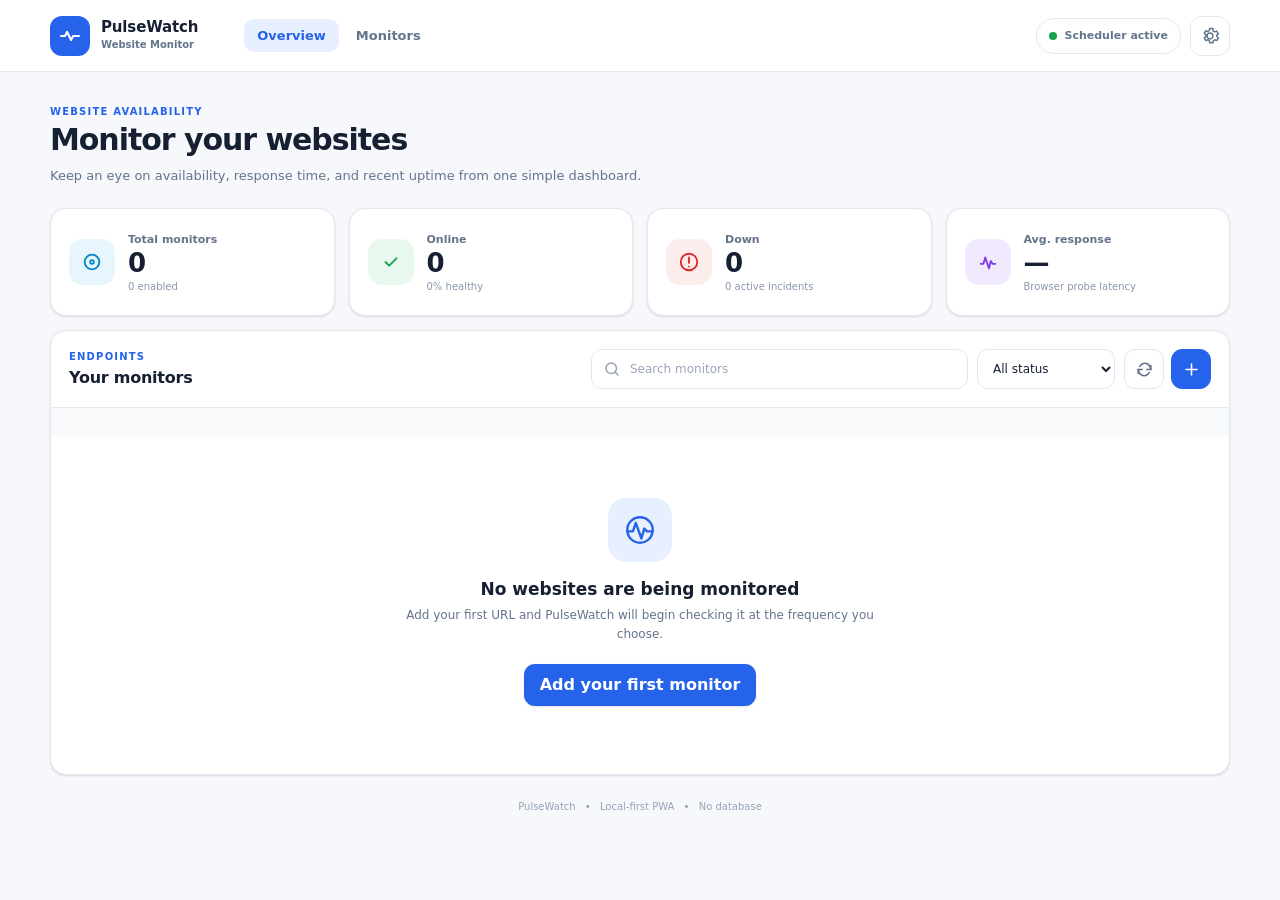
<file: index.html>
<!doctype html>
<html lang="en">
<head>
  <meta charset="utf-8">
  <meta name="viewport" content="width=device-width,initial-scale=1,viewport-fit=cover">
  <meta name="theme-color" content="#ffffff">
  <meta name="description" content="PulseWatch - installable GitHub Pages website reachability monitor with local browser storage.">
  <link rel="manifest" href="manifest.webmanifest">
  <link rel="icon" href="icons/icon-192.png">
  <link rel="apple-touch-icon" href="icons/icon-192.png">
  <link rel="stylesheet" href="assets/css/app.css">
  <title>PulseWatch — Website Monitor</title>
</head>
<body>
  <header class="app-header">
    <div class="header-inner">
      <a class="brand" href="#" aria-label="PulseWatch home">
        <span class="brand-mark" aria-hidden="true">
          <svg viewBox="0 0 24 24" role="img"><path d="M3 12h4l2.1-4.2L13 16l2.2-4H21"/></svg>
        </span>
        <span class="brand-copy"><strong>PulseWatch</strong><small>Website Monitor</small></span>
      </a>

      <nav class="desktop-nav" aria-label="Primary navigation">
        <button class="top-nav-item active" data-view="dashboard">Overview</button>
        <button class="top-nav-item" data-view="monitors">Monitors</button>
      </nav>

      <div class="header-actions">
        <span class="scheduler-chip" title="Monitoring scheduler status"><i class="dot online"></i><span id="schedulerLabel">Scheduler active</span></span>
        <button class="icon-btn settings-btn" data-action="settings" aria-label="Open settings" title="Settings">
          <svg viewBox="0 0 24 24" aria-hidden="true"><path d="M12 8.5a3.5 3.5 0 1 0 0 7 3.5 3.5 0 0 0 0-7Zm8.1 3.5a6.7 6.7 0 0 0-.1-1l2-1.5-2-3.4-2.4 1a8 8 0 0 0-1.7-1L15.6 3h-4l-.4 2.6a8 8 0 0 0-1.7 1l-2.4-1-2 3.4 2 1.5a7.7 7.7 0 0 0 0 2.1l-2 1.5 2 3.4 2.4-1a8 8 0 0 0 1.7 1l.4 2.6h4l.4-2.6a8 8 0 0 0 1.7-1l2.4 1 2-3.4-2-1.5c.1-.3.1-.7.1-1.1Z"/></svg>
        </button>
      </div>
    </div>
  </header>

  <main class="main" id="dashboardTop">
    <section class="page-intro">
      <div>
        <p class="eyebrow">WEBSITE AVAILABILITY</p>
        <h1>Monitor your websites</h1>
        <p class="intro-copy">Keep an eye on availability, response time, and recent uptime from one simple dashboard.</p>
      </div>
    </section>

    <section class="stats-grid" aria-label="Monitoring summary">
      <article class="stat-card">
        <div class="stat-icon cyan">
          <svg viewBox="0 0 24 24" aria-hidden="true"><circle cx="12" cy="12" r="8"/><circle cx="12" cy="12" r="2"/></svg>
        </div>
        <div class="stat-content"><span>Total monitors</span><strong id="totalCount">0</strong><small id="enabledCount">0 enabled</small></div>
      </article>
      <article class="stat-card">
        <div class="stat-icon green">
          <svg viewBox="0 0 24 24" aria-hidden="true"><path d="m6 12 4 4 8-8"/></svg>
        </div>
        <div class="stat-content"><span>Online</span><strong id="onlineCount">0</strong><small id="onlinePercent">0% healthy</small></div>
      </article>
      <article class="stat-card">
        <div class="stat-icon red">
          <svg viewBox="0 0 24 24" aria-hidden="true"><path d="M12 7v6m0 4h.01"/><circle cx="12" cy="12" r="9"/></svg>
        </div>
        <div class="stat-content"><span>Down</span><strong id="downCount">0</strong><small id="incidentCount">0 active incidents</small></div>
      </article>
      <article class="stat-card">
        <div class="stat-icon violet">
          <svg viewBox="0 0 24 24" aria-hidden="true"><path d="M4 14h3l2-7 4 12 2-8 2 3h3"/></svg>
        </div>
        <div class="stat-content"><span>Avg. response</span><strong id="avgResponse">—</strong><small>Browser probe latency</small></div>
      </article>
    </section>

    <section class="panel monitors-panel" id="monitorsSection">
      <div class="panel-heading monitor-heading">
        <div><span class="eyebrow">ENDPOINTS</span><h2>Your monitors</h2></div>
        <div class="toolbar">
          <div class="search-box" role="search">
            <svg class="search-icon" viewBox="0 0 24 24" aria-hidden="true"><circle cx="11" cy="11" r="7"/><path d="m20 20-4-4"/></svg>
            <input id="searchInput" type="search" placeholder="Search monitors" aria-label="Search monitors by name or URL" autocomplete="off" spellcheck="false">
            <button class="search-clear" id="clearSearchBtn" type="button" aria-label="Clear search" title="Clear search" hidden>
              <svg viewBox="0 0 24 24" aria-hidden="true"><path d="m7 7 10 10M17 7 7 17"/></svg>
            </button>
          </div>
          <select id="statusFilter" class="select-input" aria-label="Filter by status">
            <option value="all">All status</option>
            <option value="online">Online</option>
            <option value="down">Down</option>
            <option value="unknown">Unknown</option>
            <option value="paused">Paused</option>
          </select>
          <div class="toolbar-actions" aria-label="Monitor actions">
            <button class="toolbar-icon-btn" id="panelCheckAllBtn" type="button" aria-label="Check all monitors" title="Check all monitors">
              <svg viewBox="0 0 24 24" aria-hidden="true"><path d="M20 7v5h-5"/><path d="M4 17v-5h5"/><path d="M6.1 8.2A7 7 0 0 1 18.7 8L20 12"/><path d="M17.9 15.8A7 7 0 0 1 5.3 16L4 12"/></svg>
            </button>
            <button class="toolbar-icon-btn primary" id="panelAddMonitorBtn" type="button" aria-label="Add monitor" title="Add monitor">
              <svg viewBox="0 0 24 24" aria-hidden="true"><path d="M12 5v14M5 12h14"/></svg>
            </button>
          </div>
        </div>
      </div>
      <div id="monitorList" class="monitor-list"></div>
      <div id="emptyState" class="empty-state">
        <div class="empty-icon" aria-hidden="true">
          <svg viewBox="0 0 24 24"><path d="M4 13h3l2-6 4 11 2-7 2 2h3"/><circle cx="12" cy="12" r="9"/></svg>
        </div>
        <h3>No websites are being monitored</h3>
        <p>Add your first URL and PulseWatch will begin checking it at the frequency you choose.</p>
        <button class="primary-btn" id="emptyAddBtn">Add your first monitor</button>
      </div>
    </section>

    <footer class="footer">PulseWatch <span>•</span> Local-first PWA <span>•</span> No database</footer>
  </main>

  <div class="fab-shell" id="fabShell" aria-label="Quick actions">
    <div class="fab-menu" id="fabMenu" hidden>
      <button class="fab-action" id="fabCheckBtn" type="button" aria-label="Check all monitors">
        <span class="fab-action-label">Check all</span>
        <span class="fab-action-icon" aria-hidden="true"><svg viewBox="0 0 24 24"><path d="M20 7v5h-5"/><path d="M4 17v-5h5"/><path d="M6.1 8.2A7 7 0 0 1 18.7 8L20 12"/><path d="M17.9 15.8A7 7 0 0 1 5.3 16L4 12"/></svg></span>
      </button>
      <button class="fab-action" id="fabSettingsBtn" type="button" aria-label="Open settings">
        <span class="fab-action-label">Settings</span>
        <span class="fab-action-icon" aria-hidden="true"><svg viewBox="0 0 24 24"><path d="M4 7h10M18 7h2M4 17h2M10 17h10M4 12h4M12 12h8"/><circle cx="16" cy="7" r="2"/><circle cx="8" cy="17" r="2"/><circle cx="10" cy="12" r="2"/></svg></span>
      </button>
    </div>
    <button class="fab-main" id="fabToggle" type="button" aria-label="Open quick actions" aria-expanded="false" aria-controls="fabMenu">
      <svg class="fab-main-icon" viewBox="0 0 24 24" aria-hidden="true"><circle cx="6" cy="12" r="1.5"/><circle cx="12" cy="12" r="1.5"/><circle cx="18" cy="12" r="1.5"/></svg>
      <svg class="fab-close-icon" viewBox="0 0 24 24" aria-hidden="true"><path d="m7 7 10 10M17 7 7 17"/></svg>
    </button>
  </div>

  <div class="modal-backdrop" id="monitorModal" hidden>
    <div class="modal" role="dialog" aria-modal="true" aria-labelledby="monitorModalTitle">
      <div class="modal-head">
        <div><span class="eyebrow">ENDPOINT</span><h2 id="monitorModalTitle">Add website monitor</h2></div>
        <button class="icon-btn close-modal" data-close="monitorModal" aria-label="Close">×</button>
      </div>
      <form id="monitorForm">
        <input type="hidden" id="monitorId">
        <label>Website URL<input id="urlInput" type="text" inputmode="url" autocomplete="url" placeholder="https://example.com" required><small id="urlHint">Use HTTPS. GitHub Pages may block HTTP targets as mixed content.</small></label>
        <label>Display name<input id="nameInput" type="text" maxlength="70" placeholder="Auto-detected from URL"></label>
        <div class="form-grid">
          <label>Check frequency<select id="intervalInput"><option value="1">Every 1 minute</option><option value="2">Every 2 minutes</option><option value="5" selected>Every 5 minutes</option><option value="10">Every 10 minutes</option><option value="15">Every 15 minutes</option><option value="30">Every 30 minutes</option><option value="60">Every 60 minutes</option></select></label>
          <label>Request timeout<select id="timeoutInput"><option value="5">5 seconds</option><option value="10" selected>10 seconds</option><option value="15">15 seconds</option><option value="20">20 seconds</option></select></label>
        </div>
        <label>Expected HTTP status <small>(when visible)</small><select id="expectedInput"><option value="200-399" selected>200–399 (recommended)</option><option value="200-299">200–299 only</option><option value="200-499">200–499 (server reachable)</option></select></label>
        <label class="switch-row"><span><strong>Monitor enabled</strong><small>Automatically check this website when due.</small></span><input id="enabledInput" type="checkbox" checked><i></i></label>
        <div class="modal-actions"><button type="button" class="secondary-btn close-modal" data-close="monitorModal">Cancel</button><button type="submit" class="primary-btn">Save monitor</button></div>
      </form>
    </div>
  </div>

  <div class="modal-backdrop" id="detailsModal" hidden>
    <div class="modal wide" role="dialog" aria-modal="true" aria-labelledby="detailsTitle">
      <div class="modal-head"><div><span class="eyebrow">MONITOR DETAILS</span><h2 id="detailsTitle">Website</h2></div><button class="icon-btn close-modal" data-close="detailsModal" aria-label="Close">×</button></div>
      <div id="detailsBody"></div>
    </div>
  </div>

  <div class="modal-backdrop" id="settingsModal" hidden>
    <div class="modal" role="dialog" aria-modal="true" aria-labelledby="settingsTitle">
      <div class="modal-head"><div><span class="eyebrow">PREFERENCES</span><h2 id="settingsTitle">Settings & backup</h2></div><button class="icon-btn close-modal" data-close="settingsModal" aria-label="Close">×</button></div>
      <div class="settings-stack">
        <label class="switch-row"><span><strong>Status notifications</strong><small>Show a browser notification when an executed check changes from online to down or recovers.</small></span><input id="notificationsToggle" type="checkbox"><i></i></label>
        <label>Default check frequency<select id="defaultInterval"><option value="1">1 minute</option><option value="2">2 minutes</option><option value="5">5 minutes</option><option value="10">10 minutes</option><option value="15">15 minutes</option><option value="30">30 minutes</option><option value="60">60 minutes</option></select></label>
        <label>History per monitor<select id="historyLimit"><option value="30">30 checks</option><option value="60">60 checks</option><option value="120">120 checks</option><option value="240">240 checks</option></select></label>
        <div class="settings-actions"><button class="secondary-btn" id="exportBtn">Export backup</button><label class="secondary-btn file-btn">Import backup<input type="file" id="importInput" accept="application/json"></label></div>
        <button class="danger-btn" id="clearBtn">Clear all local monitor data</button>
        <div class="info-box"><strong>Browser monitoring note</strong><p>When the PWA is open, checks follow your selected interval. Some cross-origin websites may hide HTTP status codes, so PulseWatch can fall back to a reachability probe. Background checks remain browser-controlled.</p></div>
      </div>
    </div>
  </div>

  <aside class="install-suggestion" id="installSuggestion" role="dialog" aria-labelledby="installSuggestionTitle" aria-describedby="installSuggestionText" hidden>
    <div class="install-suggestion-icon" aria-hidden="true">
      <svg viewBox="0 0 24 24"><path d="M12 3v11m0 0 4-4m-4 4-4-4"/><path d="M5 17v3h14v-3"/></svg>
    </div>
    <div class="install-suggestion-copy">
      <strong id="installSuggestionTitle">Install PulseWatch</strong>
      <p id="installSuggestionText">Add PulseWatch to your device for a faster, app-like experience.</p>
    </div>
    <div class="install-suggestion-actions">
      <button class="text-btn" id="installSuggestionDismiss" type="button">Not now</button>
      <button class="primary-btn compact" id="installSuggestionAction" type="button">Install</button>
    </div>
  </aside>

  <div id="toastStack" class="toast-stack"></div>
  <script src="assets/js/db.js"></script>
  <script src="assets/js/app.js"></script>
</body>
</html>
</file>
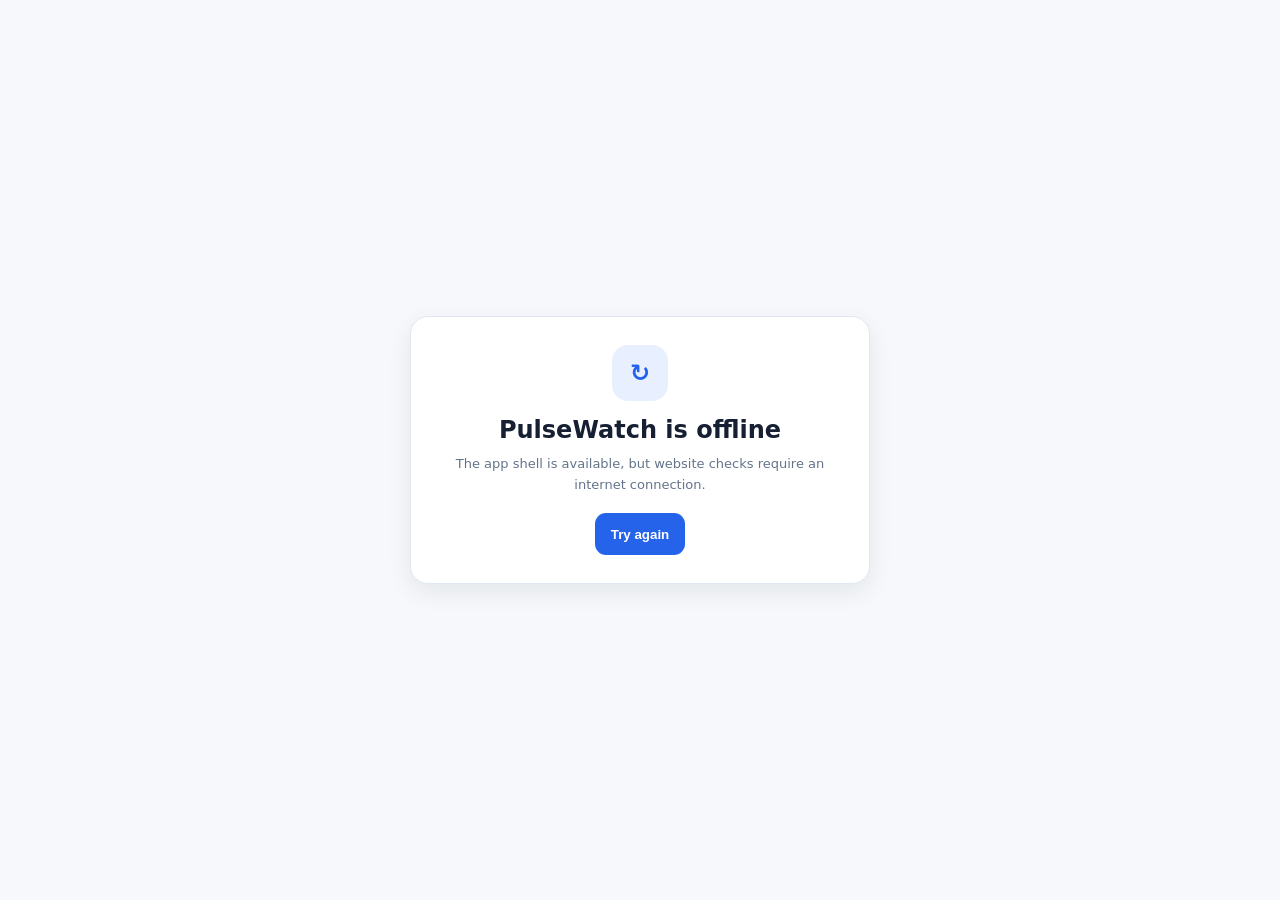
<file: offline.html>
<!doctype html>
<html lang="en">
<head>
  <meta charset="utf-8">
  <meta name="viewport" content="width=device-width,initial-scale=1">
  <meta name="theme-color" content="#ffffff">
  <title>PulseWatch Offline</title>
  <style>
    *{box-sizing:border-box}body{margin:0;min-height:100vh;display:grid;place-items:center;padding:24px;background:#f6f8fb;color:#172033;font-family:Inter,system-ui,-apple-system,"Segoe UI",sans-serif}.box{width:min(460px,100%);padding:28px;border:1px solid #e2e8f0;border-radius:18px;background:#fff;box-shadow:0 8px 24px rgba(15,23,42,.08);text-align:center}.icon{width:56px;height:56px;margin:0 auto 15px;border-radius:16px;background:#e8f0ff;color:#2563eb;display:grid;place-items:center;font-size:24px;font-weight:800}h1{margin:0;font-size:24px}p{color:#64748b;line-height:1.6;font-size:13px;margin:10px 0 18px}button{min-height:42px;padding:0 16px;border:0;border-radius:11px;background:#2563eb;color:#fff;font-weight:750;cursor:pointer}
  </style>
</head>
<body><div class="box"><div class="icon">↻</div><h1>PulseWatch is offline</h1><p>The app shell is available, but website checks require an internet connection.</p><button onclick="location.reload()">Try again</button></div></body>
</html>
</file>
<file: assets/css/app.css>
:root{
  --bg:#f6f8fb;
  --surface:#ffffff;
  --surface-2:#f9fafb;
  --surface-3:#eef2f7;
  --line:#e2e8f0;
  --line-strong:#cbd5e1;
  --text:#172033;
  --muted:#64748b;
  --primary:#2563eb;
  --primary-soft:#e8f0ff;
  --primary-pressed:#1d4ed8;
  --green:#16a34a;
  --green-soft:#e9f8ee;
  --red:#dc2626;
  --red-soft:#fdecec;
  --violet:#7c3aed;
  --violet-soft:#f1eafe;
  --amber:#d97706;
  --amber-soft:#fff5df;
  --cyan:#0284c7;
  --cyan-soft:#e7f5fc;
  --shadow-1:0 1px 2px rgba(15,23,42,.06),0 1px 3px rgba(15,23,42,.08);
  --shadow-2:0 8px 24px rgba(15,23,42,.08);
  --radius:16px;
  --radius-sm:12px;
  --header-h:72px;
}
*{box-sizing:border-box}
html{background:var(--bg);scroll-behavior:smooth}
body{margin:0;min-height:100vh;background:var(--bg);color:var(--text);font-family:Inter,ui-sans-serif,system-ui,-apple-system,BlinkMacSystemFont,"Segoe UI",sans-serif;-webkit-font-smoothing:antialiased}
button,input,select{font:inherit}
button{touch-action:manipulation}
svg{display:block}

.app-header{position:sticky;top:0;z-index:40;height:var(--header-h);background:var(--surface);border-bottom:1px solid var(--line)}
.header-inner{width:min(1180px,calc(100% - 32px));height:100%;margin:0 auto;display:flex;align-items:center;gap:24px}
.brand{display:flex;align-items:center;gap:11px;color:inherit;text-decoration:none;flex:0 0 auto}
.brand-mark{width:40px;height:40px;border-radius:12px;background:var(--primary);display:grid;place-items:center}
.brand-mark svg{width:24px;height:24px;fill:none;stroke:#fff;stroke-width:2;stroke-linecap:round;stroke-linejoin:round}
.brand-copy{display:flex;flex-direction:column;line-height:1.05}
.brand-copy strong{font-size:15px;letter-spacing:-.01em}
.brand-copy small{font-size:10px;color:var(--muted);margin-top:4px;font-weight:600}
.desktop-nav{display:flex;align-items:center;gap:4px;margin-left:22px}
.top-nav-item{border:0;background:transparent;color:var(--muted);padding:9px 13px;border-radius:10px;font-size:13px;font-weight:700;cursor:pointer}
.top-nav-item:hover{background:var(--surface-3);color:var(--text)}
.top-nav-item.active{background:var(--primary-soft);color:var(--primary)}
.header-actions{margin-left:auto;display:flex;align-items:center;gap:9px}
.scheduler-chip{display:inline-flex;align-items:center;gap:7px;height:36px;padding:0 12px;border:1px solid var(--line);border-radius:999px;color:var(--muted);font-size:11px;font-weight:700;background:var(--surface)}
.dot{width:8px;height:8px;border-radius:50%;background:var(--line-strong);display:inline-block;flex:0 0 auto}
.dot.online{background:var(--green)}
.icon-btn{width:40px;height:40px;border:1px solid var(--line);border-radius:12px;background:var(--surface);color:var(--muted);display:grid;place-items:center;cursor:pointer}
.icon-btn:hover{background:var(--surface-3);color:var(--text)}
.icon-btn svg{width:20px;height:20px;fill:none;stroke:currentColor;stroke-width:1.8;stroke-linecap:round;stroke-linejoin:round}

.main{width:min(1180px,calc(100% - 32px));margin:0 auto;padding:34px 0 48px}
.page-intro{display:flex;align-items:flex-end;justify-content:space-between;gap:24px;margin-bottom:22px}
.eyebrow{display:block;margin:0 0 6px;color:var(--primary);font-size:10px;font-weight:800;letter-spacing:.12em;text-transform:uppercase}
.page-intro h1{font-size:30px;line-height:1.15;letter-spacing:-.035em;margin:0}
.intro-copy{margin:8px 0 0;color:var(--muted);font-size:13px;line-height:1.6;max-width:620px}
.page-actions{display:flex;align-items:center;gap:9px;flex:0 0 auto}
.primary-btn,.secondary-btn,.danger-btn,.text-btn{border:0;border-radius:11px;font-weight:750;cursor:pointer;display:inline-flex;align-items:center;justify-content:center;gap:8px;white-space:nowrap}
.primary-btn{min-height:42px;padding:0 16px;background:var(--primary);color:#fff;box-shadow:var(--shadow-1)}
.primary-btn:hover{background:var(--primary-pressed)}
.secondary-btn{min-height:42px;padding:0 15px;background:var(--surface);color:var(--text);border:1px solid var(--line)}
.secondary-btn:hover{background:var(--surface-3)}
.danger-btn{min-height:42px;padding:0 15px;background:var(--red-soft);color:var(--red);border:1px solid #f7caca}
.danger-btn:hover{background:#fbdede}
.text-btn{background:transparent;color:var(--primary);padding:7px 9px;min-height:34px}
.text-btn:hover{background:var(--primary-soft)}
.primary-btn svg,.secondary-btn svg{width:18px;height:18px;fill:none;stroke:currentColor;stroke-width:2;stroke-linecap:round;stroke-linejoin:round}

.notice{display:grid;grid-template-columns:auto minmax(0,1fr) auto;align-items:center;gap:12px;padding:13px 14px;margin-bottom:18px;border:1px solid #cdddfc;border-radius:var(--radius-sm);background:#f2f7ff}
.notice-icon{width:28px;height:28px;border-radius:50%;background:var(--primary);color:#fff;display:grid;place-items:center;font-size:13px;font-weight:800}
.notice-copy{min-width:0}
.notice-copy strong{display:block;font-size:12px}
.notice-copy span{display:block;color:#51647e;font-size:11px;line-height:1.45;margin-top:2px}

.stats-grid{display:grid;grid-template-columns:repeat(4,minmax(0,1fr));gap:14px;margin-bottom:14px}
.stat-card{display:flex;align-items:center;gap:13px;min-height:108px;padding:18px;border:1px solid var(--line);border-radius:var(--radius);background:var(--surface);box-shadow:var(--shadow-1)}
.stat-icon{width:46px;height:46px;border-radius:14px;display:grid;place-items:center;flex:0 0 auto}
.stat-icon svg{width:22px;height:22px;fill:none;stroke:currentColor;stroke-width:2;stroke-linecap:round;stroke-linejoin:round}
.stat-icon.cyan{background:var(--cyan-soft);color:var(--cyan)}
.stat-icon.green{background:var(--green-soft);color:var(--green)}
.stat-icon.red{background:var(--red-soft);color:var(--red)}
.stat-icon.violet{background:var(--violet-soft);color:var(--violet)}
.stat-content{min-width:0}
.stat-content span{display:block;color:var(--muted);font-size:11px;font-weight:650}
.stat-content strong{display:block;margin-top:3px;font-size:26px;line-height:1.1;letter-spacing:-.03em}
.stat-content small{display:block;margin-top:4px;color:#8a98ab;font-size:10px}

.panel{border:1px solid var(--line);border-radius:var(--radius);background:var(--surface);box-shadow:var(--shadow-1);overflow:hidden;margin-bottom:14px}
.health-panel{padding:19px}
.panel-heading{display:flex;align-items:center;justify-content:space-between;gap:18px}
.panel-heading h2{margin:0;font-size:16px;letter-spacing:-.015em}
.legend{display:flex;align-items:center;gap:14px;color:var(--muted);font-size:10px;font-weight:650}
.legend span{display:flex;align-items:center;gap:6px}
.legend i{width:8px;height:8px;border-radius:50%}
.green-bg{background:var(--green)}.red-bg{background:var(--red)}.gray-bg{background:#94a3b8}
.health-strip{display:grid;grid-template-columns:repeat(auto-fit,minmax(4px,1fr));gap:3px;height:42px;margin-top:17px}
.health-strip .bar{height:100%;border-radius:3px;background:#cbd5e1}
.health-strip .bar.online{background:var(--green)}
.health-strip .bar.down{background:var(--red)}
.health-strip.empty{display:flex;align-items:center;justify-content:center;border:1px dashed var(--line-strong);border-radius:10px;color:var(--muted);font-size:11px;background:var(--surface-2)}

.monitor-heading{padding:18px;border-bottom:1px solid var(--line)}
.monitor-heading>div:first-child{flex:0 0 auto}
.toolbar{display:grid;grid-template-columns:minmax(220px,1fr) 138px auto;align-items:center;gap:9px;width:min(100%,620px);min-width:0}
.toolbar-actions{display:flex;align-items:center;gap:7px}
.toolbar-icon-btn{width:40px;height:40px;border:1px solid var(--line);border-radius:11px;background:var(--surface);color:#64748b;display:grid;place-items:center;cursor:pointer;transition:background .15s ease,color .15s ease,border-color .15s ease}
.toolbar-icon-btn:hover{background:var(--surface-3);color:var(--text)}
.toolbar-icon-btn.primary{background:var(--primary);border-color:var(--primary);color:#fff}
.toolbar-icon-btn.primary:hover{background:var(--primary-pressed);border-color:var(--primary-pressed)}
.toolbar-icon-btn svg{width:19px;height:19px;fill:none;stroke:currentColor;stroke-width:2;stroke-linecap:round;stroke-linejoin:round}
.search-box{height:40px;width:100%;min-width:0;display:grid;grid-template-columns:20px minmax(0,1fr) 30px;align-items:center;gap:7px;padding:0 5px 0 11px;background:var(--surface);border:1px solid var(--line);border-radius:11px;color:#94a3b8;transition:border-color .15s ease,box-shadow .15s ease,background .15s ease}
.search-box:hover{border-color:var(--line-strong)}
.search-box:focus-within{border-color:#93b4f8;box-shadow:0 0 0 3px #e8f0ff;background:#fff}
.search-box .search-icon{width:18px;height:18px;fill:none;stroke:currentColor;stroke-width:2;stroke-linecap:round}
.search-box input{border:0!important;outline:0!important;background:transparent!important;color:var(--text);width:100%;min-width:0;height:38px!important;padding:0!important;margin:0!important;border-radius:0!important;box-shadow:none!important;font-size:12px;font-family:inherit}
.search-box input::-webkit-search-decoration,.search-box input::-webkit-search-cancel-button,.search-box input::-webkit-search-results-button,.search-box input::-webkit-search-results-decoration{-webkit-appearance:none}
.search-box input::placeholder{color:#9aa7b8}
.search-clear{width:30px;height:30px;border:0;border-radius:9px;background:transparent;color:#7b8798;display:grid;place-items:center;cursor:pointer;padding:0}
.search-clear[hidden]{display:none}
.search-clear:hover{background:var(--surface-3);color:var(--text)}
.search-clear svg{width:16px;height:16px;fill:none;stroke:currentColor;stroke-width:2;stroke-linecap:round}
.select-input,label input:not([type=checkbox]),label select{height:40px;border:1px solid var(--line);border-radius:11px;background:var(--surface);color:var(--text);outline:0}
.select-input{padding:0 34px 0 11px;font-size:12px}
.select-input:focus,label input:focus,label select:focus{border-color:#93b4f8;box-shadow:0 0 0 3px #e8f0ff}

.monitor-list{width:100%;display:grid;grid-template-columns:repeat(2,minmax(0,1fr));gap:14px;padding:14px;background:var(--surface-2)}
.monitor-card{min-width:0;border:1px solid var(--line);border-radius:15px;background:var(--surface);box-shadow:var(--shadow-1);overflow:hidden;transition:border-color .15s ease,box-shadow .15s ease}
.monitor-card:hover{border-color:var(--line-strong);box-shadow:var(--shadow-2)}
.endpoint-head{display:flex;align-items:flex-start;gap:11px;padding:15px 15px 11px;min-width:0}
.site-icon{width:40px;height:40px;border-radius:12px;display:grid;place-items:center;background:var(--primary-soft);color:var(--primary);font-size:14px;font-weight:850;flex:0 0 auto}
.endpoint-title{min-width:0;flex:1}
.endpoint-title-row{display:flex;align-items:center;justify-content:space-between;gap:10px;min-width:0}
.endpoint-title-row>strong{display:block;min-width:0;flex:1;font-size:13px;color:var(--text);white-space:nowrap;overflow:hidden;text-overflow:ellipsis}
.endpoint-url{display:block;margin-top:4px;color:#6f7f94;text-decoration:none;font-size:10.5px;line-height:1.45;white-space:nowrap;overflow:hidden;text-overflow:ellipsis}
.endpoint-url:hover{color:var(--primary)}
.endpoint-health{padding:0 15px 14px}
.endpoint-section-label{display:flex;align-items:center;justify-content:space-between;gap:12px;margin-bottom:7px}
.endpoint-section-label span{font-size:9px;font-weight:800;letter-spacing:.08em;text-transform:uppercase;color:#637288}
.endpoint-section-label small{font-size:9px;color:#98a4b5}
.endpoint-health-strip{display:grid;grid-template-columns:repeat(24,minmax(2px,1fr));gap:3px;height:30px;padding:4px;border:1px solid var(--line);border-radius:9px;background:var(--surface-2)}
.endpoint-health-bar{display:block;height:100%;border-radius:3px;background:#cbd5e1}
.endpoint-health-bar.online{background:var(--green)}
.endpoint-health-bar.down{background:var(--red)}
.endpoint-health-bar.unknown{background:#cbd5e1}
.status-text{display:inline-flex!important;align-items:center;gap:6px;padding:5px 8px;border-radius:999px;font-size:10px;font-weight:850;white-space:nowrap;flex:0 0 auto}
.status-text i{width:6px;height:6px;border-radius:50%;background:#94a3b8;flex:0 0 auto}
.status-text.online{color:#13703a;background:var(--green-soft)}.status-text.online i{background:var(--green)}
.status-text.down{color:#a91d1d;background:var(--red-soft)}.status-text.down i{background:var(--red)}
.status-text.paused{color:#9a5700;background:var(--amber-soft)}.status-text.paused i{background:var(--amber)}
.status-text.unknown{color:#59687c;background:var(--surface-3)}
.status-text.checking{color:#2458b8;background:var(--primary-soft)}.status-text.checking i{background:var(--primary)}
.row-actions{display:flex;justify-content:flex-end;gap:6px}
.endpoint-actions{padding:11px 15px;background:#fbfcfe}
.mini-btn{width:34px;height:34px;border-radius:10px;border:1px solid var(--line);background:var(--surface);color:#65758b;cursor:pointer;display:grid;place-items:center}
.mini-btn:hover{background:var(--surface-3);color:var(--text)}
.mini-btn:last-child:hover{background:var(--red-soft);border-color:#f6cccc;color:var(--red)}
.mini-btn svg{width:16px;height:16px;fill:none;stroke:currentColor;stroke-width:1.9;stroke-linecap:round;stroke-linejoin:round}

.empty-state{text-align:center;padding:62px 24px 68px}
.empty-icon{width:64px;height:64px;border-radius:18px;background:var(--primary-soft);color:var(--primary);display:grid;place-items:center;margin:0 auto}
.empty-icon svg{width:34px;height:34px;fill:none;stroke:currentColor;stroke-width:1.7;stroke-linecap:round;stroke-linejoin:round}
.empty-state h3{margin:17px 0 7px;font-size:17px}
.empty-state p{max-width:480px;margin:0 auto 19px;color:var(--muted);font-size:12px;line-height:1.6}
.footer{text-align:center;color:#94a3b8;font-size:10px;padding:12px 0 2px}
.footer span{padding:0 6px}

.modal-backdrop{position:fixed;inset:0;z-index:100;background:rgba(15,23,42,.42);display:grid;place-items:center;padding:20px}
.modal-backdrop[hidden]{display:none}
.modal{width:min(520px,100%);max-height:92vh;overflow:auto;border:1px solid var(--line);border-radius:20px;background:var(--surface);box-shadow:0 24px 70px rgba(15,23,42,.2);padding:20px}
.modal.wide{width:min(760px,100%)}
.modal-head{display:flex;justify-content:space-between;align-items:flex-start;gap:16px;margin-bottom:18px}
.modal-head h2{font-size:18px;margin:0;letter-spacing:-.02em}
.modal label{display:block;color:#3d4a5f;font-size:11px;font-weight:750;margin-bottom:13px}
.modal label>input:not([type=checkbox]),.modal label>select{display:block;width:100%;padding:0 12px;margin-top:6px}
.modal label small{display:block;font-weight:500;color:#8997aa;margin-top:5px;line-height:1.45}
.form-grid{display:grid;grid-template-columns:1fr 1fr;gap:10px}
.modal-actions{display:flex;justify-content:flex-end;gap:8px;margin-top:18px}
.switch-row{display:flex!important;align-items:center;justify-content:space-between;gap:18px;padding:13px;border:1px solid var(--line);border-radius:12px;background:var(--surface-2);cursor:pointer}
.switch-row span{min-width:0}
.switch-row strong{display:block;color:var(--text)}
.switch-row input{display:none}
.switch-row i{width:42px;height:24px;border-radius:999px;background:#cbd5e1;position:relative;flex:0 0 auto;transition:.18s}
.switch-row i:after{content:"";position:absolute;width:18px;height:18px;left:3px;top:3px;border-radius:50%;background:#fff;box-shadow:0 1px 3px rgba(15,23,42,.22);transition:.18s}
.switch-row input:checked+i{background:var(--primary)}
.switch-row input:checked+i:after{left:21px}
.settings-stack{display:grid;gap:12px}
.settings-actions{display:grid;grid-template-columns:1fr 1fr;gap:8px}
.file-btn{display:grid!important;place-items:center;margin:0!important}
.file-btn input{display:none!important}
.info-box{padding:13px;border-radius:12px;border:1px solid #d6e3fa;background:#f5f8fe}
.info-box strong{font-size:11px;color:#27446f}
.info-box p{margin:6px 0 0;color:#60718a;font-size:10px;line-height:1.55}
.detail-grid{display:grid;grid-template-columns:repeat(4,1fr);gap:10px}
.detail-card{padding:13px;border-radius:12px;background:var(--surface-2);border:1px solid var(--line)}
.detail-card span{display:block;color:#8492a6;font-size:8.5px;text-transform:uppercase;letter-spacing:.08em;font-weight:750}
.detail-card strong{display:block;margin-top:5px;font-size:13px;color:var(--text)}
.history-list{margin-top:16px;border:1px solid var(--line);border-radius:12px;overflow:hidden}
.history-row{display:grid;grid-template-columns:1fr 90px 90px 90px;gap:10px;padding:10px 12px;border-bottom:1px solid var(--line);font-size:10px;background:var(--surface)}
.history-row:last-child{border-bottom:0}
.history-row span{color:var(--muted)}
.install-suggestion{position:fixed;right:20px;bottom:20px;z-index:180;width:min(430px,calc(100% - 40px));display:grid;grid-template-columns:48px minmax(0,1fr);gap:12px;padding:14px;border:1px solid var(--line);border-radius:16px;background:var(--surface);box-shadow:0 18px 55px rgba(15,23,42,.16);animation:installIn .22s ease}
.install-suggestion[hidden]{display:none}
.install-suggestion-icon{width:48px;height:48px;border-radius:14px;background:var(--primary-soft);color:var(--primary);display:grid;place-items:center}
.install-suggestion-icon svg{width:23px;height:23px;fill:none;stroke:currentColor;stroke-width:2;stroke-linecap:round;stroke-linejoin:round}
.install-suggestion-copy{min-width:0;padding-top:1px}
.install-suggestion-copy strong{display:block;font-size:13px;color:var(--text)}
.install-suggestion-copy p{margin:4px 0 0;color:var(--muted);font-size:10.5px;line-height:1.5}
.install-suggestion-actions{grid-column:2;display:flex;justify-content:flex-end;align-items:center;gap:6px;margin-top:1px}
.primary-btn.compact{min-height:36px;padding:0 13px;font-size:11px}
.install-suggestion .text-btn{min-height:36px;padding:0 10px;font-size:11px}
@keyframes installIn{from{opacity:0;transform:translateY(10px)}to{opacity:1;transform:none}}

.toast-stack{position:fixed;right:20px;bottom:20px;z-index:200;display:grid;gap:8px}
.toast{min-width:280px;max-width:420px;padding:13px 14px;border:1px solid var(--line);border-radius:13px;background:var(--surface);box-shadow:var(--shadow-2);display:flex;gap:10px;align-items:flex-start;font-size:11px;animation:toastIn .18s ease}
.toast strong{display:block;font-size:11px}.toast p{margin:3px 0 0;color:var(--muted);line-height:1.45}
@keyframes toastIn{from{opacity:0;transform:translateY(8px)}to{opacity:1;transform:none}}

.fab-shell{display:none;position:fixed;right:max(18px,env(safe-area-inset-right));bottom:max(18px,env(safe-area-inset-bottom));z-index:70;align-items:flex-end;flex-direction:column;gap:10px}
.fab-menu{display:grid;gap:9px;justify-items:end}
.fab-menu[hidden]{display:none}
.fab-action{border:0;background:transparent;display:flex;align-items:center;justify-content:flex-end;gap:9px;padding:0;cursor:pointer;color:var(--text)}
.fab-action-label{padding:7px 10px;border:1px solid var(--line);border-radius:9px;background:var(--surface);box-shadow:var(--shadow-2);font-size:10px;font-weight:800;white-space:nowrap}
.fab-action-icon{width:42px;height:42px;border-radius:13px;background:var(--surface);border:1px solid var(--line);box-shadow:var(--shadow-2);color:var(--primary);display:grid;place-items:center}
.fab-action svg,.fab-main svg{width:20px;height:20px;fill:none;stroke:currentColor;stroke-width:2;stroke-linecap:round;stroke-linejoin:round}
.fab-main{width:54px;height:54px;border:0;border-radius:17px;background:var(--primary);color:#fff;display:grid;place-items:center;cursor:pointer;box-shadow:0 10px 24px rgba(37,99,235,.28);transition:transform .16s ease,background .16s ease}
.fab-main:active{transform:scale(.96)}
.fab-close-icon{display:none}
.fab-shell.open .fab-main-icon{display:none}
.fab-shell.open .fab-close-icon{display:block}

@media(max-width:1080px){
  .stats-grid{grid-template-columns:repeat(2,minmax(0,1fr))}
  .monitor-list{grid-template-columns:1fr}
}

@media(max-width:820px){
  :root{--header-h:64px}
  .header-inner,.main{width:min(100% - 28px,720px)}
  .desktop-nav,.scheduler-chip,.settings-btn{display:none}
  .brand-copy small{display:none}
  .app-header{position:sticky}
  .main{padding:24px 0 96px}
  .page-intro{align-items:flex-start;flex-direction:column;margin-bottom:18px}
  .page-intro h1{font-size:25px}
  .intro-copy{font-size:12px}
  .page-actions{width:auto}
  .monitor-heading{align-items:flex-start;flex-direction:column}
  .toolbar{width:100%;grid-template-columns:minmax(0,1fr) 138px}
  .toolbar-actions{display:flex}
  #panelCheckAllBtn{display:none}
  .search-box{width:100%;min-width:0}
  .select-input{width:138px}
  .monitor-list{grid-template-columns:1fr;padding:10px;gap:10px}
  .monitor-card{border-radius:14px}
  .endpoint-actions{justify-content:stretch}
  .endpoint-actions .mini-btn{height:38px;flex:1;width:auto}
  .fab-shell{display:flex}
  .toast-stack{right:14px;left:14px;bottom:86px}
  .toast{min-width:0;max-width:none;width:100%}
}

@media(max-width:560px){
  .endpoint-head{padding:13px 13px 10px;gap:9px}
  .site-icon{width:36px;height:36px;border-radius:10px;font-size:12px}
  .endpoint-title-row{gap:7px}
  .endpoint-title-row>strong{font-size:12px}
  .status-text{padding:4px 7px;font-size:9px;gap:5px}
  .status-text i{width:5px;height:5px}
  .endpoint-url{font-size:9.5px;margin-top:3px}
  .endpoint-health{padding:0 13px 12px}
  .header-inner,.main{width:calc(100% - 24px)}
  .stats-grid{grid-template-columns:1fr 1fr;gap:10px}
  .stat-card{min-height:98px;padding:13px;gap:10px;align-items:flex-start}
  .stat-icon{width:38px;height:38px;border-radius:12px}
  .stat-icon svg{width:19px;height:19px}
  .stat-content strong{font-size:21px}
  .stat-content small{font-size:9px}
  .panel-heading{align-items:flex-start}
  .legend{display:none}
  .toolbar{grid-template-columns:minmax(0,1fr) 40px;width:100%;gap:8px}
  .search-box{grid-column:1/3}
  .select-input{grid-column:1/2;width:100%}
  .toolbar-actions{grid-column:2/3}
  .toolbar-actions #panelAddMonitorBtn{width:40px}
  .search-box,.select-input{width:100%}
  .select-input{height:40px}
  .install-suggestion{left:12px;right:12px;bottom:86px;width:auto;grid-template-columns:44px minmax(0,1fr);padding:12px;border-radius:15px}
  .install-suggestion-icon{width:44px;height:44px;border-radius:13px}
  .site-icon{width:38px;height:38px}
  .form-grid,.settings-actions,.detail-grid{grid-template-columns:1fr}
  .history-row{grid-template-columns:1fr 70px 70px}
  .history-row .history-latency{display:none}
  .modal-backdrop{padding:10px;align-items:end}
  .modal{width:100%;max-height:91vh;border-radius:20px 20px 0 0;padding:17px 16px calc(16px + env(safe-area-inset-bottom))}
  .modal-actions .secondary-btn,.modal-actions .primary-btn{flex:1}
  .empty-state{padding:52px 18px 58px}
  .footer{display:none}
}

@media(max-width:380px){
  .brand-mark{width:36px;height:36px;border-radius:10px}
  .brand-copy strong{font-size:14px}
  .page-intro h1{font-size:23px}
  .stats-grid{grid-template-columns:1fr}
  .stat-card{min-height:88px;align-items:center}
}
</file>
